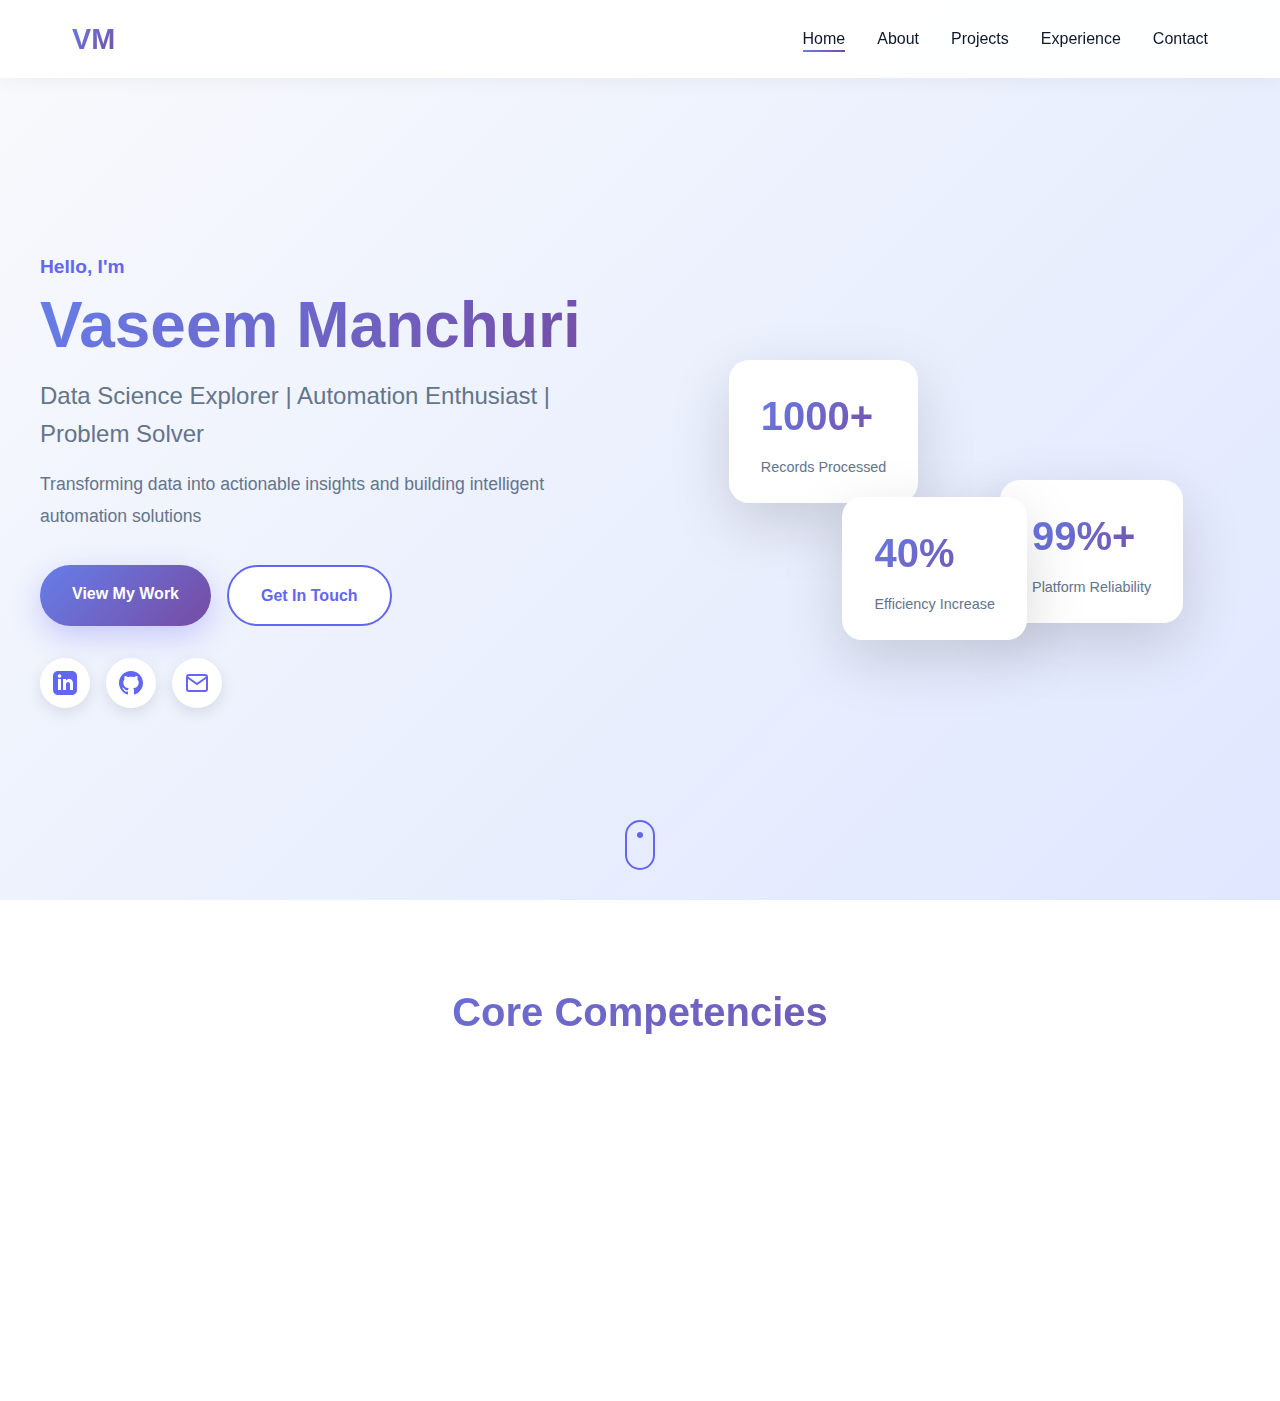
<file: index.html>
<!DOCTYPE html>
<html lang="en">
<head>
    <meta charset="UTF-8">
    <meta name="viewport" content="width=device-width, initial-scale=1.0">
    <title>Vaseem Manchuri - Portfolio</title>
    <link rel="stylesheet" href="styles.css">
</head>
<body>
    <!-- Navigation -->
    <nav class="navbar">
        <div class="nav-container">
            <a href="index.html" class="logo">VM</a>
            <ul class="nav-menu">
                <li><a href="index.html" class="active">Home</a></li>
                <li><a href="about.html">About</a></li>
                <li><a href="projects.html">Projects</a></li>
                <li><a href="experience.html">Experience</a></li>
                <li><a href="contact.html">Contact</a></li>
            </ul>
            <div class="hamburger">
                <span></span>
                <span></span>
                <span></span>
            </div>
        </div>
    </nav>

    <!-- Hero Section -->
    <section class="hero">
        <div class="hero-container">
            <div class="hero-content">
                <div class="hero-text">
                    <span class="greeting">Hello, I'm</span>
                    <h1 class="hero-title">Vaseem Manchuri</h1>
                    <p class="hero-subtitle">Data Science Explorer | Automation Enthusiast | Problem Solver</p>
                    <p class="hero-description">
                        Transforming data into actionable insights and building intelligent automation solutions
                    </p>
                    <div class="hero-buttons">
                        <a href="projects.html" class="btn btn-primary">View My Work</a>
                        <a href="contact.html" class="btn btn-secondary">Get In Touch</a>
                    </div>
                    <div class="social-links">
                        <a href="https://linkedin.com/in/VASEEMMANCHURI" target="_blank" aria-label="LinkedIn">
                            <svg xmlns="http://www.w3.org/2000/svg" width="24" height="24" viewBox="0 0 24 24" fill="currentColor">
                                <path d="M19 0h-14c-2.761 0-5 2.239-5 5v14c0 2.761 2.239 5 5 5h14c2.762 0 5-2.239 5-5v-14c0-2.761-2.238-5-5-5zm-11 19h-3v-11h3v11zm-1.5-12.268c-.966 0-1.75-.79-1.75-1.764s.784-1.764 1.75-1.764 1.75.79 1.75 1.764-.783 1.764-1.75 1.764zm13.5 12.268h-3v-5.604c0-3.368-4-3.113-4 0v5.604h-3v-11h3v1.765c1.396-2.586 7-2.777 7 2.476v6.759z"/>
                            </svg>
                        </a>
                        <a href="https://github.com/vaseem3112" target="_blank" aria-label="GitHub">
                            <svg xmlns="http://www.w3.org/2000/svg" width="24" height="24" viewBox="0 0 24 24" fill="currentColor">
                                <path d="M12 0c-6.626 0-12 5.373-12 12 0 5.302 3.438 9.8 8.207 11.387.599.111.793-.261.793-.577v-2.234c-3.338.726-4.033-1.416-4.033-1.416-.546-1.387-1.333-1.756-1.333-1.756-1.089-.745.083-.729.083-.729 1.205.084 1.839 1.237 1.839 1.237 1.07 1.834 2.807 1.304 3.492.997.107-.775.418-1.305.762-1.604-2.665-.305-5.467-1.334-5.467-5.931 0-1.311.469-2.381 1.236-3.221-.124-.303-.535-1.524.117-3.176 0 0 1.008-.322 3.301 1.23.957-.266 1.983-.399 3.003-.404 1.02.005 2.047.138 3.006.404 2.291-1.552 3.297-1.23 3.297-1.23.653 1.653.242 2.874.118 3.176.77.84 1.235 1.911 1.235 3.221 0 4.609-2.807 5.624-5.479 5.921.43.372.823 1.102.823 2.222v3.293c0 .319.192.694.801.576 4.765-1.589 8.199-6.086 8.199-11.386 0-6.627-5.373-12-12-12z"/>
                            </svg>
                        </a>
                        <a href="mailto:vaseemanchuri@gmail.com" aria-label="Email">
                            <svg xmlns="http://www.w3.org/2000/svg" width="24" height="24" viewBox="0 0 24 24" fill="none" stroke="currentColor" stroke-width="2">
                                <path d="M4 4h16c1.1 0 2 .9 2 2v12c0 1.1-.9 2-2 2H4c-1.1 0-2-.9-2-2V6c0-1.1.9-2 2-2z"></path>
                                <polyline points="22,6 12,13 2,6"></polyline>
                            </svg>
                        </a>
                    </div>
                </div>
                <div class="hero-image">
                    <div class="floating-card">
                        <div class="stat">
                            <h3>1000+</h3>
                            <p>Records Processed</p>
                        </div>
                    </div>
                    <div class="floating-card card-2">
                        <div class="stat">
                            <h3>99%+</h3>
                            <p>Platform Reliability</p>
                        </div>
                    </div>
                    <div class="floating-card card-3">
                        <div class="stat">
                            <h3>40%</h3>
                            <p>Efficiency Increase</p>
                        </div>
                    </div>
                </div>
            </div>
        </div>
        <div class="scroll-indicator">
            <span></span>
        </div>
    </section>

    <!-- Skills Preview -->
    <section class="skills-preview">
        <div class="container">
            <h2 class="section-title">Core Competencies</h2>
            <div class="skills-grid">
                <div class="skill-card">
                    <div class="skill-icon">📊</div>
                    <h3>Data Analysis</h3>
                    <p>Excel, Tableau, Python</p>
                </div>
                <div class="skill-card">
                    <div class="skill-icon">🤖</div>
                    <h3>Automation</h3>
                    <p>RPA, A360, Salesforce</p>
                </div>
                <div class="skill-card">
                    <div class="skill-icon">💻</div>
                    <h3>Programming</h3>
                    <p>Python, SQL, APIs</p>
                </div>
                <div class="skill-card">
                    <div class="skill-icon">🎯</div>
                    <h3>Problem Solving</h3>
                    <p>Analytics, Optimization</p>
                </div>
            </div>
        </div>
    </section>

    <script src="script.js"></script>
</body>
</html>
</file>
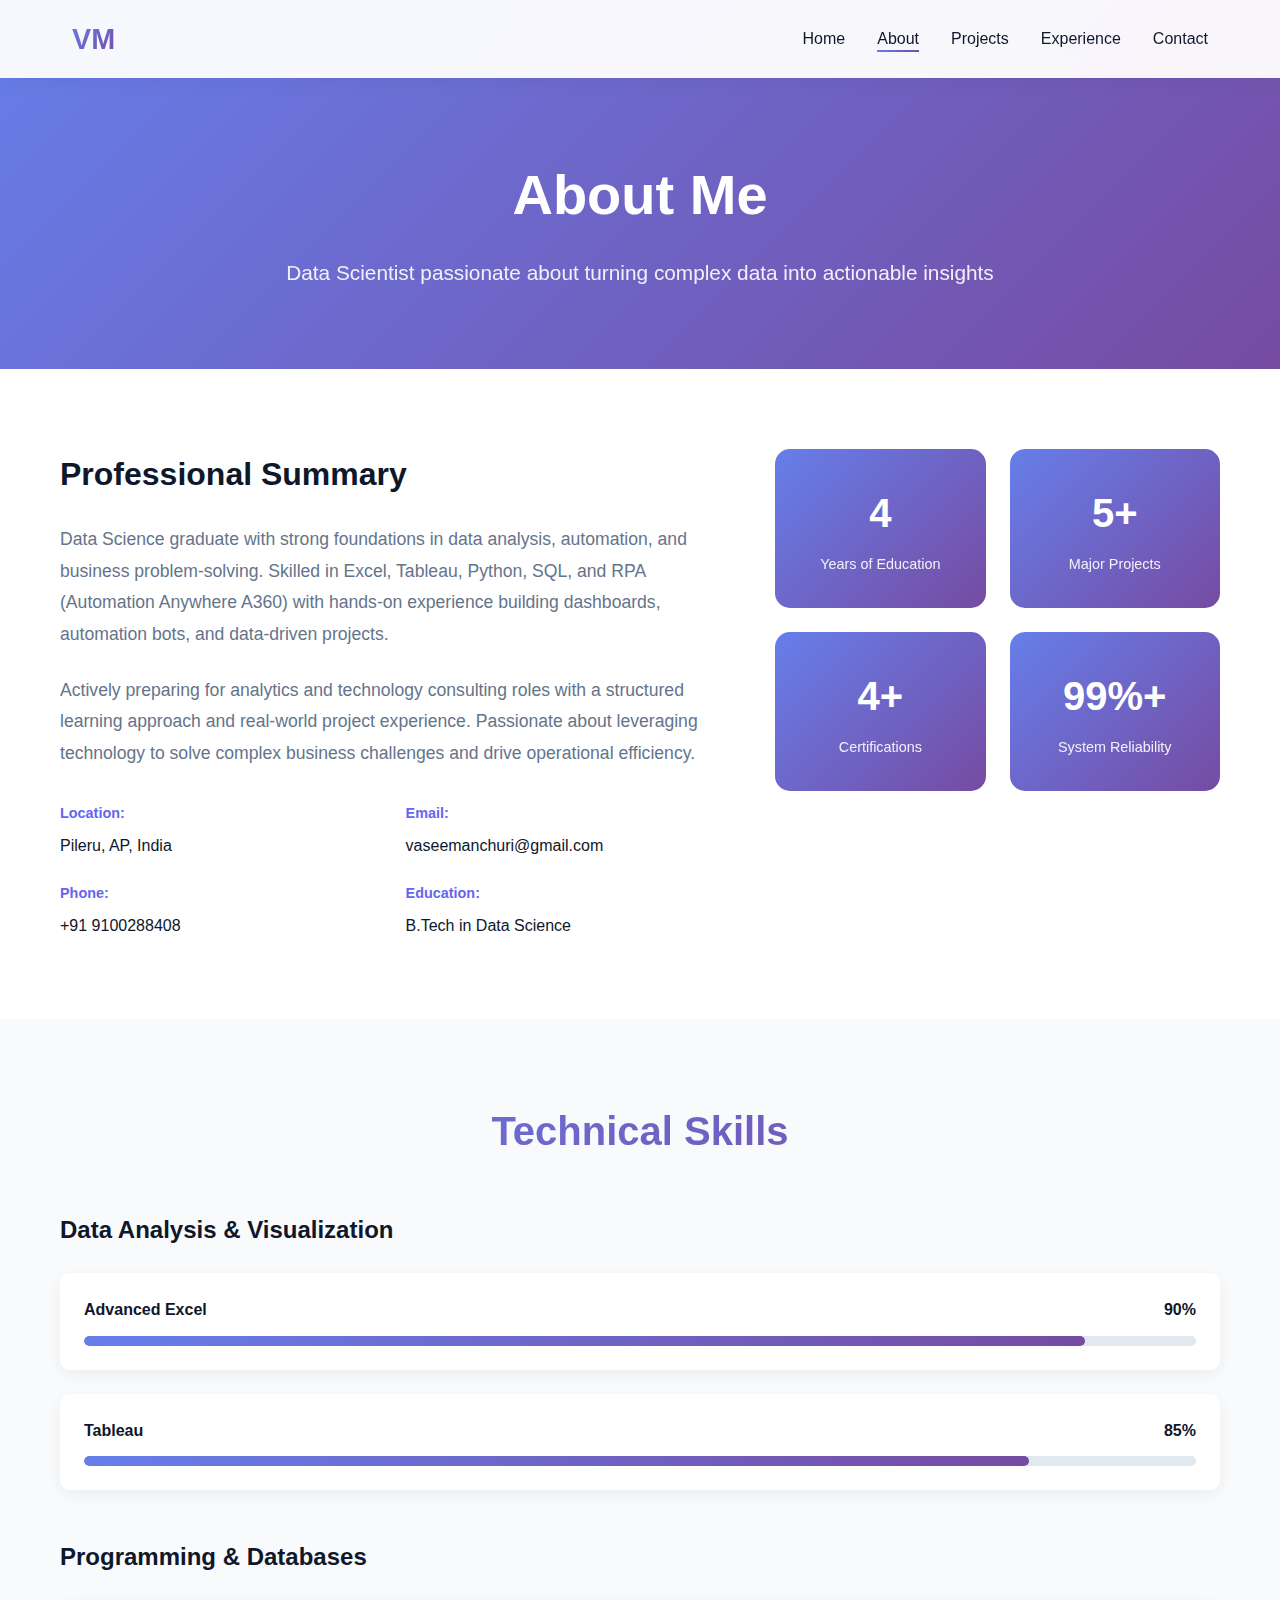
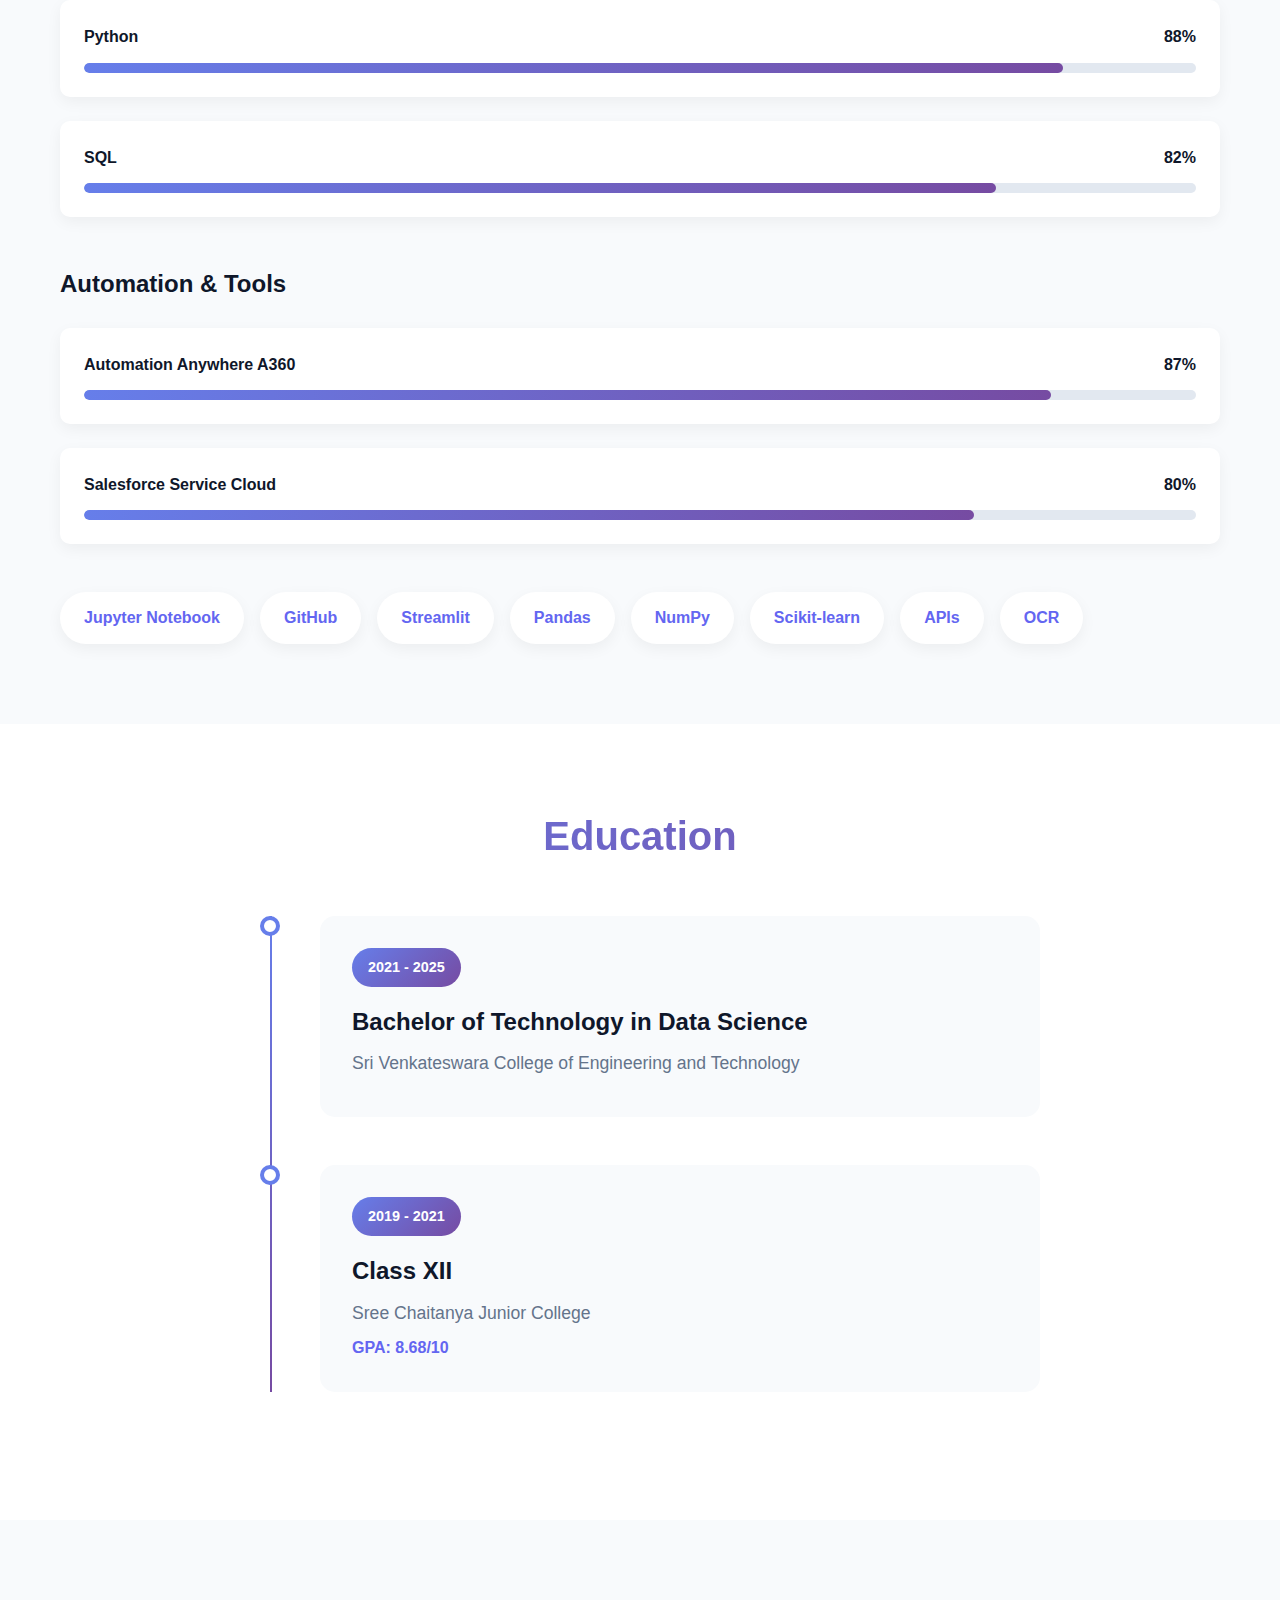
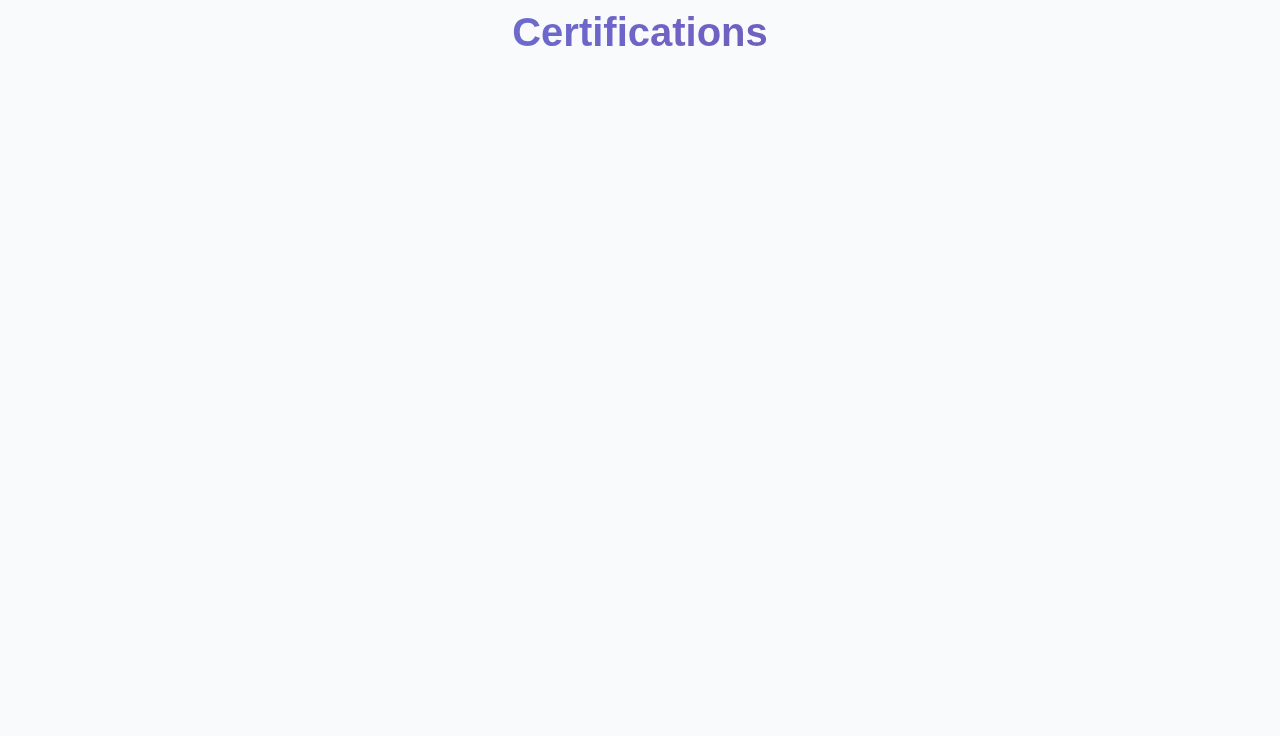
<file: about.html>
<!DOCTYPE html>
<html lang="en">
<head>
    <meta charset="UTF-8">
    <meta name="viewport" content="width=device-width, initial-scale=1.0">
    <title>About - Vaseem Manchuri</title>
    <link rel="stylesheet" href="styles.css">
    <link rel="stylesheet" href="about.css">
</head>
<body>
    <!-- Navigation -->
    <nav class="navbar">
        <div class="nav-container">
            <a href="index.html" class="logo">VM</a>
            <ul class="nav-menu">
                <li><a href="index.html">Home</a></li>
                <li><a href="about.html" class="active">About</a></li>
                <li><a href="projects.html">Projects</a></li>
                <li><a href="experience.html">Experience</a></li>
                <li><a href="contact.html">Contact</a></li>
            </ul>
            <div class="hamburger">
                <span></span>
                <span></span>
                <span></span>
            </div>
        </div>
    </nav>

    <!-- About Hero -->
    <section class="about-hero">
        <div class="container">
            <h1 class="page-title">About Me</h1>
            <p class="page-subtitle">Data Scientist passionate about turning complex data into actionable insights</p>
        </div>
    </section>

    <!-- Summary Section -->
    <section class="summary-section">
        <div class="container">
            <div class="summary-content">
                <div class="summary-text">
                    <h2>Professional Summary</h2>
                    <p>Data Science graduate with strong foundations in data analysis, automation, and business problem-solving. Skilled in Excel, Tableau, Python, SQL, and RPA (Automation Anywhere A360) with hands-on experience building dashboards, automation bots, and data-driven projects.</p>
                    <p>Actively preparing for analytics and technology consulting roles with a structured learning approach and real-world project experience. Passionate about leveraging technology to solve complex business challenges and drive operational efficiency.</p>
                    <div class="info-grid">
                        <div class="info-item">
                            <strong>Location:</strong>
                            <span>Pileru, AP, India</span>
                        </div>
                        <div class="info-item">
                            <strong>Email:</strong>
                            <span>vaseemanchuri@gmail.com</span>
                        </div>
                        <div class="info-item">
                            <strong>Phone:</strong>
                            <span>+91 9100288408</span>
                        </div>
                        <div class="info-item">
                            <strong>Education:</strong>
                            <span>B.Tech in Data Science</span>
                        </div>
                    </div>
                </div>
                <div class="summary-stats">
                    <div class="stat-box">
                        <h3>4</h3>
                        <p>Years of Education</p>
                    </div>
                    <div class="stat-box">
                        <h3>5+</h3>
                        <p>Major Projects</p>
                    </div>
                    <div class="stat-box">
                        <h3>4+</h3>
                        <p>Certifications</p>
                    </div>
                    <div class="stat-box">
                        <h3>99%+</h3>
                        <p>System Reliability</p>
                    </div>
                </div>
            </div>
        </div>
    </section>

    <!-- Skills Section -->
    <section class="skills-section">
        <div class="container">
            <h2 class="section-title">Technical Skills</h2>
            
            <div class="skills-category">
                <h3 class="category-title">Data Analysis & Visualization</h3>
                <div class="skill-bars">
                    <div class="skill-bar">
                        <div class="skill-info">
                            <span>Advanced Excel</span>
                            <span>90%</span>
                        </div>
                        <div class="progress">
                            <div class="progress-bar" style="width: 90%"></div>
                        </div>
                    </div>
                    <div class="skill-bar">
                        <div class="skill-info">
                            <span>Tableau</span>
                            <span>85%</span>
                        </div>
                        <div class="progress">
                            <div class="progress-bar" style="width: 85%"></div>
                        </div>
                    </div>
                </div>
            </div>

            <div class="skills-category">
                <h3 class="category-title">Programming & Databases</h3>
                <div class="skill-bars">
                    <div class="skill-bar">
                        <div class="skill-info">
                            <span>Python</span>
                            <span>88%</span>
                        </div>
                        <div class="progress">
                            <div class="progress-bar" style="width: 88%"></div>
                        </div>
                    </div>
                    <div class="skill-bar">
                        <div class="skill-info">
                            <span>SQL</span>
                            <span>82%</span>
                        </div>
                        <div class="progress">
                            <div class="progress-bar" style="width: 82%"></div>
                        </div>
                    </div>
                </div>
            </div>

            <div class="skills-category">
                <h3 class="category-title">Automation & Tools</h3>
                <div class="skill-bars">
                    <div class="skill-bar">
                        <div class="skill-info">
                            <span>Automation Anywhere A360</span>
                            <span>87%</span>
                        </div>
                        <div class="progress">
                            <div class="progress-bar" style="width: 87%"></div>
                        </div>
                    </div>
                    <div class="skill-bar">
                        <div class="skill-info">
                            <span>Salesforce Service Cloud</span>
                            <span>80%</span>
                        </div>
                        <div class="progress">
                            <div class="progress-bar" style="width: 80%"></div>
                        </div>
                    </div>
                </div>
            </div>

            <div class="tools-grid">
                <div class="tool-badge">Jupyter Notebook</div>
                <div class="tool-badge">GitHub</div>
                <div class="tool-badge">Streamlit</div>
                <div class="tool-badge">Pandas</div>
                <div class="tool-badge">NumPy</div>
                <div class="tool-badge">Scikit-learn</div>
                <div class="tool-badge">APIs</div>
                <div class="tool-badge">OCR</div>
            </div>
        </div>
    </section>

    <!-- Education Section -->
    <section class="education-section">
        <div class="container">
            <h2 class="section-title">Education</h2>
            <div class="education-timeline">
                <div class="timeline-item">
                    <div class="timeline-dot"></div>
                    <div class="timeline-content">
                        <span class="timeline-date">2021 - 2025</span>
                        <h3>Bachelor of Technology in Data Science</h3>
                        <p class="institution">Sri Venkateswara College of Engineering and Technology</p>
                        <p class="gpa"></p>
                    </div>
                </div>
                <div class="timeline-item">
                    <div class="timeline-dot"></div>
                    <div class="timeline-content">
                        <span class="timeline-date">2019 - 2021</span>
                        <h3>Class XII</h3>
                        <p class="institution">Sree Chaitanya Junior College</p>
                        <p class="gpa">GPA: 8.68/10</p>
                    </div>
                </div>
            </div>
        </div>
    </section>

    <!-- Certifications -->
    <section class="certifications-section">
        <div class="container">
            <h2 class="section-title">Certifications</h2>
            <div class="cert-grid">
                <div class="cert-card">
                    <div class="cert-icon">🐍</div>
                    <h3>Python for Data Science</h3>
                    <p>Cognitive Class</p>
                </div>
                <div class="cert-card">
                    <div class="cert-icon">✈️</div>
                    <h3>Data Science Virtual Experience</h3>
                    <p>British Airways</p>
                </div>
                <div class="cert-card">
                    <div class="cert-icon">📊</div>
                    <h3>Power BI Virtual Case Experience</h3>
                    <p>PwC Switzerland</p>
                </div>
                <div class="cert-card">
                    <div class="cert-icon">🎓</div>
                    <h3>Appreciation Certificate</h3>
                    <p>Zilla Parishad High School, Muthirevula</p>
                    <span class="cert-detail">Volunteering for English language awareness</span>
                </div>
            </div>
        </div>
    </section>

    <script src="script.js"></script>
</body>
</html>
</file>
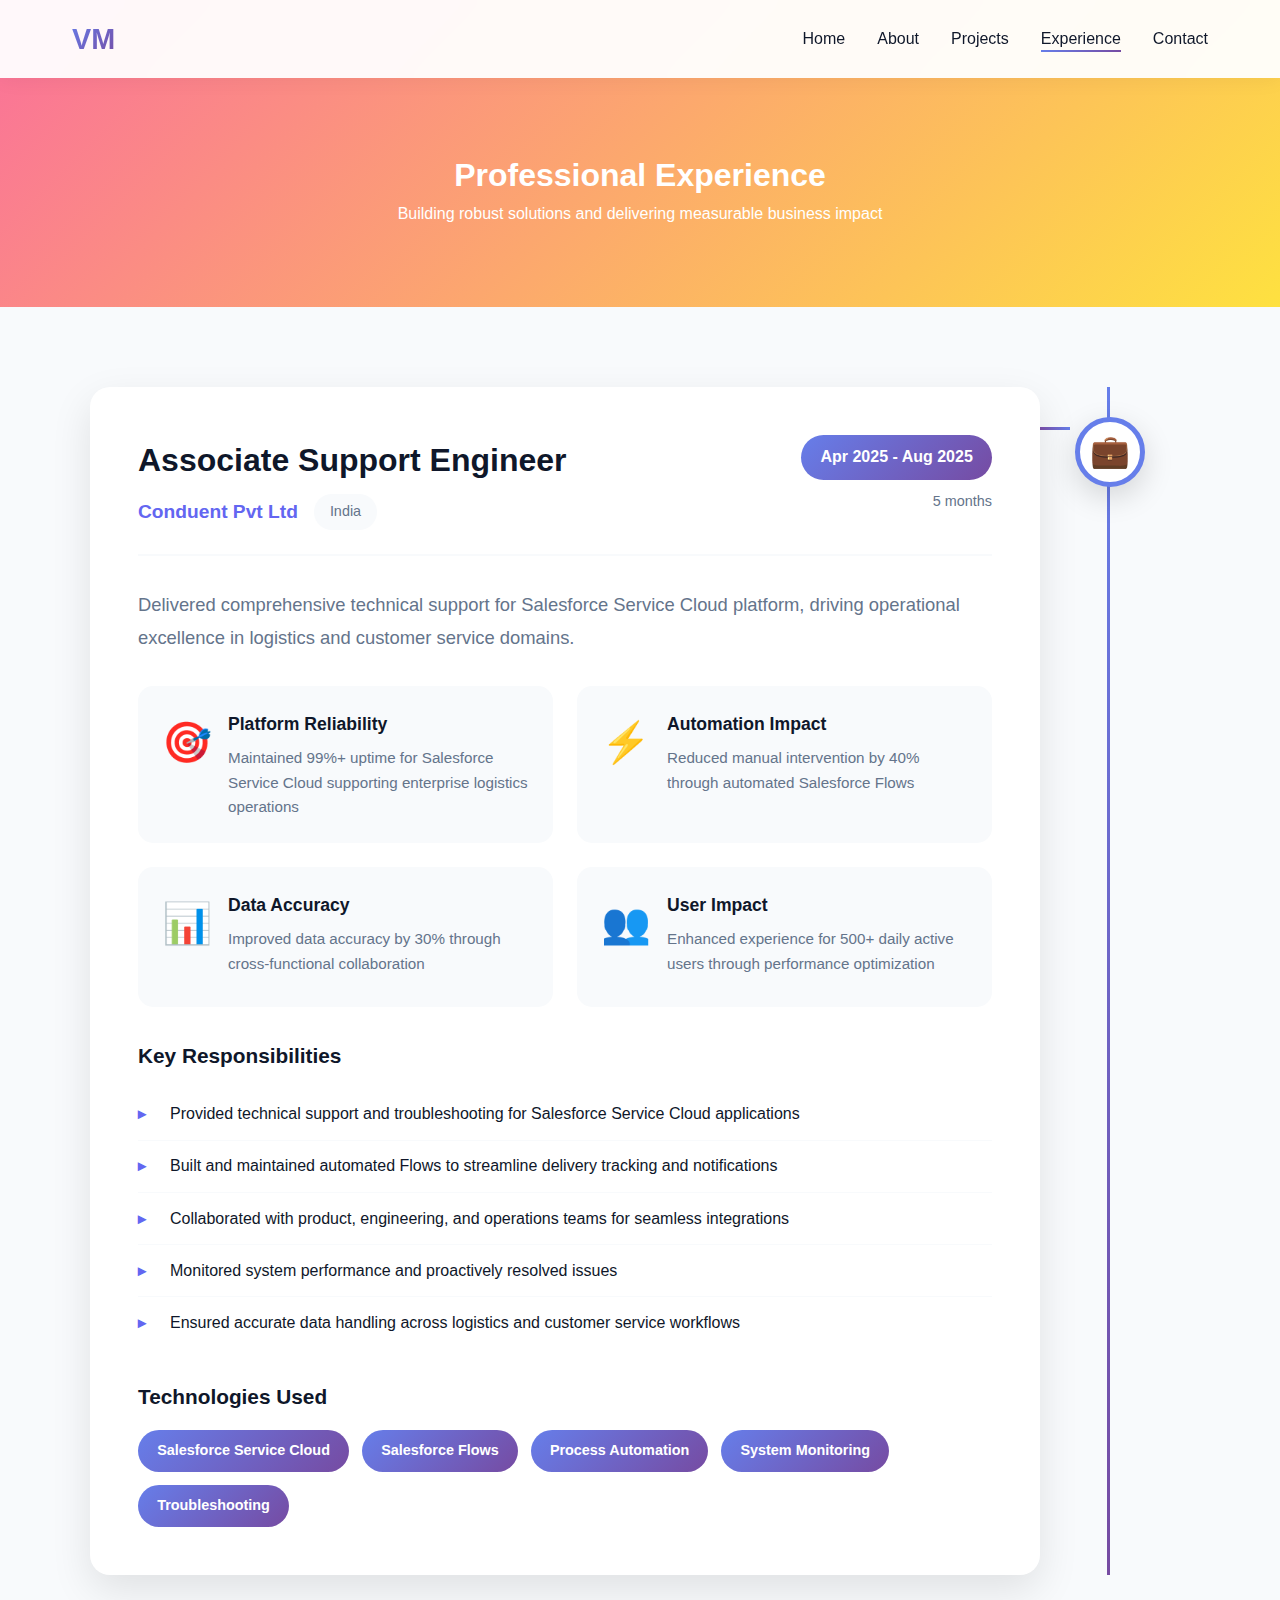
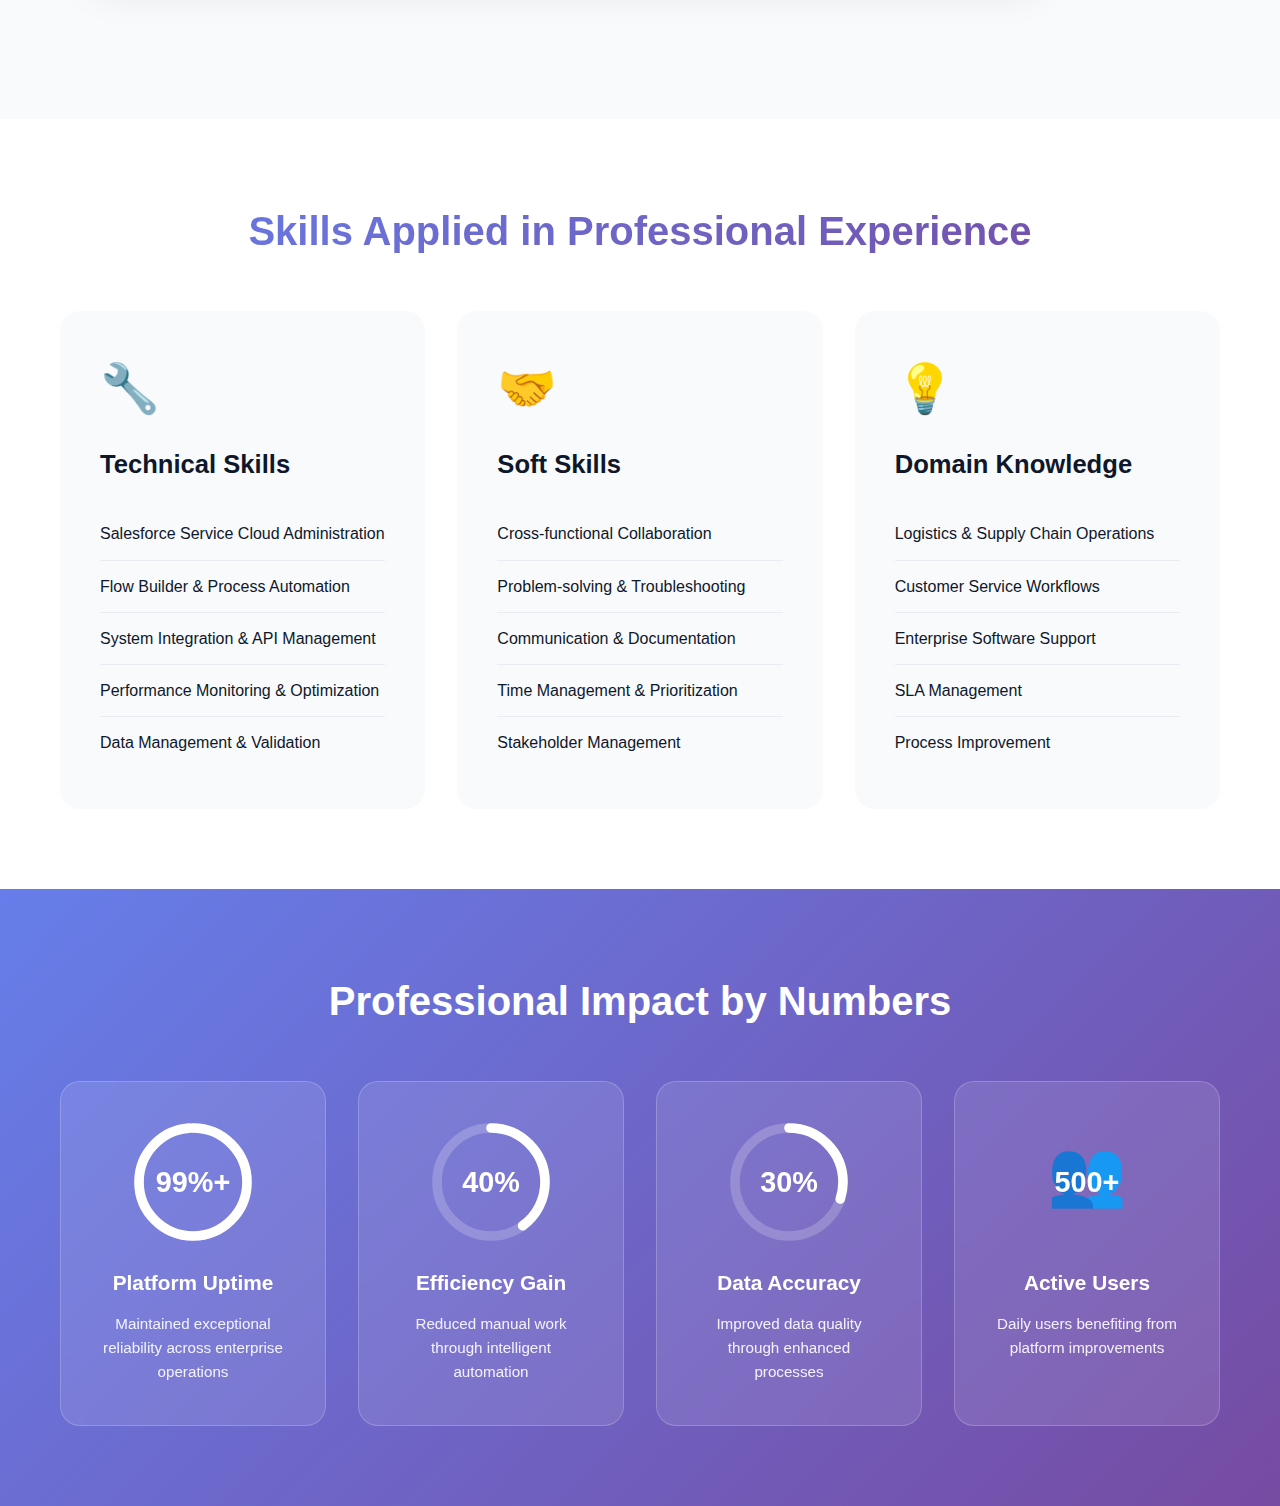
<file: experience.html>
<!DOCTYPE html>
<html lang="en">
<head>
    <meta charset="UTF-8">
    <meta name="viewport" content="width=device-width, initial-scale=1.0">
    <title>Experience - Vaseem Manchuri</title>
    <link rel="stylesheet" href="styles.css">
    <link rel="stylesheet" href="experience.css">
</head>
<body>
    <!-- Navigation -->
    <nav class="navbar">
        <div class="nav-container">
            <a href="index.html" class="logo">VM</a>
            <ul class="nav-menu">
                <li><a href="index.html">Home</a></li>
                <li><a href="about.html">About</a></li>
                <li><a href="projects.html">Projects</a></li>
                <li><a href="experience.html" class="active">Experience</a></li>
                <li><a href="contact.html">Contact</a></li>
            </ul>
            <div class="hamburger">
                <span></span>
                <span></span>
                <span></span>
            </div>
        </div>
    </nav>

    <!-- Experience Hero -->
    <section class="experience-hero">
        <div class="container">
            <h1 class="page-title">Professional Experience</h1>
            <p class="page-subtitle">Building robust solutions and delivering measurable business impact</p>
        </div>
    </section>

    <!-- Work Experience Timeline -->
    <section class="timeline-section">
        <div class="container">
            <div class="experience-timeline">
                <div class="timeline-line"></div>
                
                <!-- Work Experience -->
                <div class="timeline-block">
                    <div class="timeline-marker">
                        <div class="marker-icon">💼</div>
                    </div>
                    <div class="timeline-card">
                        <div class="card-header">
                            <div class="header-content">
                                <h3>Associate Support Engineer</h3>
                                <div class="company-info">
                                    <span class="company-name">Conduent Pvt Ltd</span>
                                    <span class="location">India</span>
                                </div>
                            </div>
                            <div class="duration">
                                <span class="date-badge">Apr 2025 - Aug 2025</span>
                                <span class="duration-text">5 months</span>
                            </div>
                        </div>
                        
                        <div class="card-content">
                            <p class="role-description">
                                Delivered comprehensive technical support for Salesforce Service Cloud platform, driving operational excellence in logistics and customer service domains.
                            </p>
                            
                            <div class="achievements-grid">
                                <div class="achievement-item">
                                    <div class="achievement-icon">🎯</div>
                                    <div class="achievement-content">
                                        <h4>Platform Reliability</h4>
                                        <p>Maintained 99%+ uptime for Salesforce Service Cloud supporting enterprise logistics operations</p>
                                    </div>
                                </div>
                                
                                <div class="achievement-item">
                                    <div class="achievement-icon">⚡</div>
                                    <div class="achievement-content">
                                        <h4>Automation Impact</h4>
                                        <p>Reduced manual intervention by 40% through automated Salesforce Flows</p>
                                    </div>
                                </div>
                                
                                <div class="achievement-item">
                                    <div class="achievement-icon">📊</div>
                                    <div class="achievement-content">
                                        <h4>Data Accuracy</h4>
                                        <p>Improved data accuracy by 30% through cross-functional collaboration</p>
                                    </div>
                                </div>
                                
                                <div class="achievement-item">
                                    <div class="achievement-icon">👥</div>
                                    <div class="achievement-content">
                                        <h4>User Impact</h4>
                                        <p>Enhanced experience for 500+ daily active users through performance optimization</p>
                                    </div>
                                </div>
                            </div>
                            
                            <div class="responsibilities">
                                <h4>Key Responsibilities</h4>
                                <ul>
                                    <li>Provided technical support and troubleshooting for Salesforce Service Cloud applications</li>
                                    <li>Built and maintained automated Flows to streamline delivery tracking and notifications</li>
                                    <li>Collaborated with product, engineering, and operations teams for seamless integrations</li>
                                    <li>Monitored system performance and proactively resolved issues</li>
                                    <li>Ensured accurate data handling across logistics and customer service workflows</li>
                                </ul>
                            </div>
                            
                            <div class="tech-used">
                                <h4>Technologies Used</h4>
                                <div class="tech-tags">
                                    <span>Salesforce Service Cloud</span>
                                    <span>Salesforce Flows</span>
                                    <span>Process Automation</span>
                                    <span>System Monitoring</span>
                                    <span>Troubleshooting</span>
                                </div>
                            </div>
                        </div>
                    </div>
                </div>
            </div>
        </div>
    </section>

    <!-- Skills Applied -->
    <section class="skills-applied-section">
        <div class="container">
            <h2 class="section-title">Skills Applied in Professional Experience</h2>
            
            <div class="skills-categories">
                <div class="skill-category-card">
                    <div class="category-icon">🔧</div>
                    <h3>Technical Skills</h3>
                    <ul class="skills-list">
                        <li>Salesforce Service Cloud Administration</li>
                        <li>Flow Builder & Process Automation</li>
                        <li>System Integration & API Management</li>
                        <li>Performance Monitoring & Optimization</li>
                        <li>Data Management & Validation</li>
                    </ul>
                </div>
                
                <div class="skill-category-card">
                    <div class="category-icon">🤝</div>
                    <h3>Soft Skills</h3>
                    <ul class="skills-list">
                        <li>Cross-functional Collaboration</li>
                        <li>Problem-solving & Troubleshooting</li>
                        <li>Communication & Documentation</li>
                        <li>Time Management & Prioritization</li>
                        <li>Stakeholder Management</li>
                    </ul>
                </div>
                
                <div class="skill-category-card">
                    <div class="category-icon">💡</div>
                    <h3>Domain Knowledge</h3>
                    <ul class="skills-list">
                        <li>Logistics & Supply Chain Operations</li>
                        <li>Customer Service Workflows</li>
                        <li>Enterprise Software Support</li>
                        <li>SLA Management</li>
                        <li>Process Improvement</li>
                    </ul>
                </div>
            </div>
        </div>
    </section>

    <!-- Impact Metrics -->
    <section class="metrics-section">
        <div class="container">
            <h2 class="section-title">Professional Impact by Numbers</h2>
            
            <div class="metrics-grid">
                <div class="metric-card">
                    <div class="metric-visual">
                        <svg viewBox="0 0 100 100" class="circular-progress">
                            <circle cx="50" cy="50" r="45" class="progress-bg"></circle>
                            <circle cx="50" cy="50" r="45" class="progress-fill" style="stroke-dasharray: 279 283"></circle>
                        </svg>
                        <div class="metric-number">99%+</div>
                    </div>
                    <h3>Platform Uptime</h3>
                    <p>Maintained exceptional reliability across enterprise operations</p>
                </div>
                
                <div class="metric-card">
                    <div class="metric-visual">
                        <svg viewBox="0 0 100 100" class="circular-progress">
                            <circle cx="50" cy="50" r="45" class="progress-bg"></circle>
                            <circle cx="50" cy="50" r="45" class="progress-fill" style="stroke-dasharray: 113 283"></circle>
                        </svg>
                        <div class="metric-number">40%</div>
                    </div>
                    <h3>Efficiency Gain</h3>
                    <p>Reduced manual work through intelligent automation</p>
                </div>
                
                <div class="metric-card">
                    <div class="metric-visual">
                        <svg viewBox="0 0 100 100" class="circular-progress">
                            <circle cx="50" cy="50" r="45" class="progress-bg"></circle>
                            <circle cx="50" cy="50" r="45" class="progress-fill" style="stroke-dasharray: 85 283"></circle>
                        </svg>
                        <div class="metric-number">30%</div>
                    </div>
                    <h3>Data Accuracy</h3>
                    <p>Improved data quality through enhanced processes</p>
                </div>
                
                <div class="metric-card">
                    <div class="metric-visual">
                        <div class="icon-metric">👥</div>
                        <div class="metric-number">500+</div>
                    </div>
                    <h3>Active Users</h3>
                    <p>Daily users benefiting from platform improvements</p>
                </div>
            </div>
        </div>
    </section>

    <script src="script.js"></script>
</body>
</html>
</file>
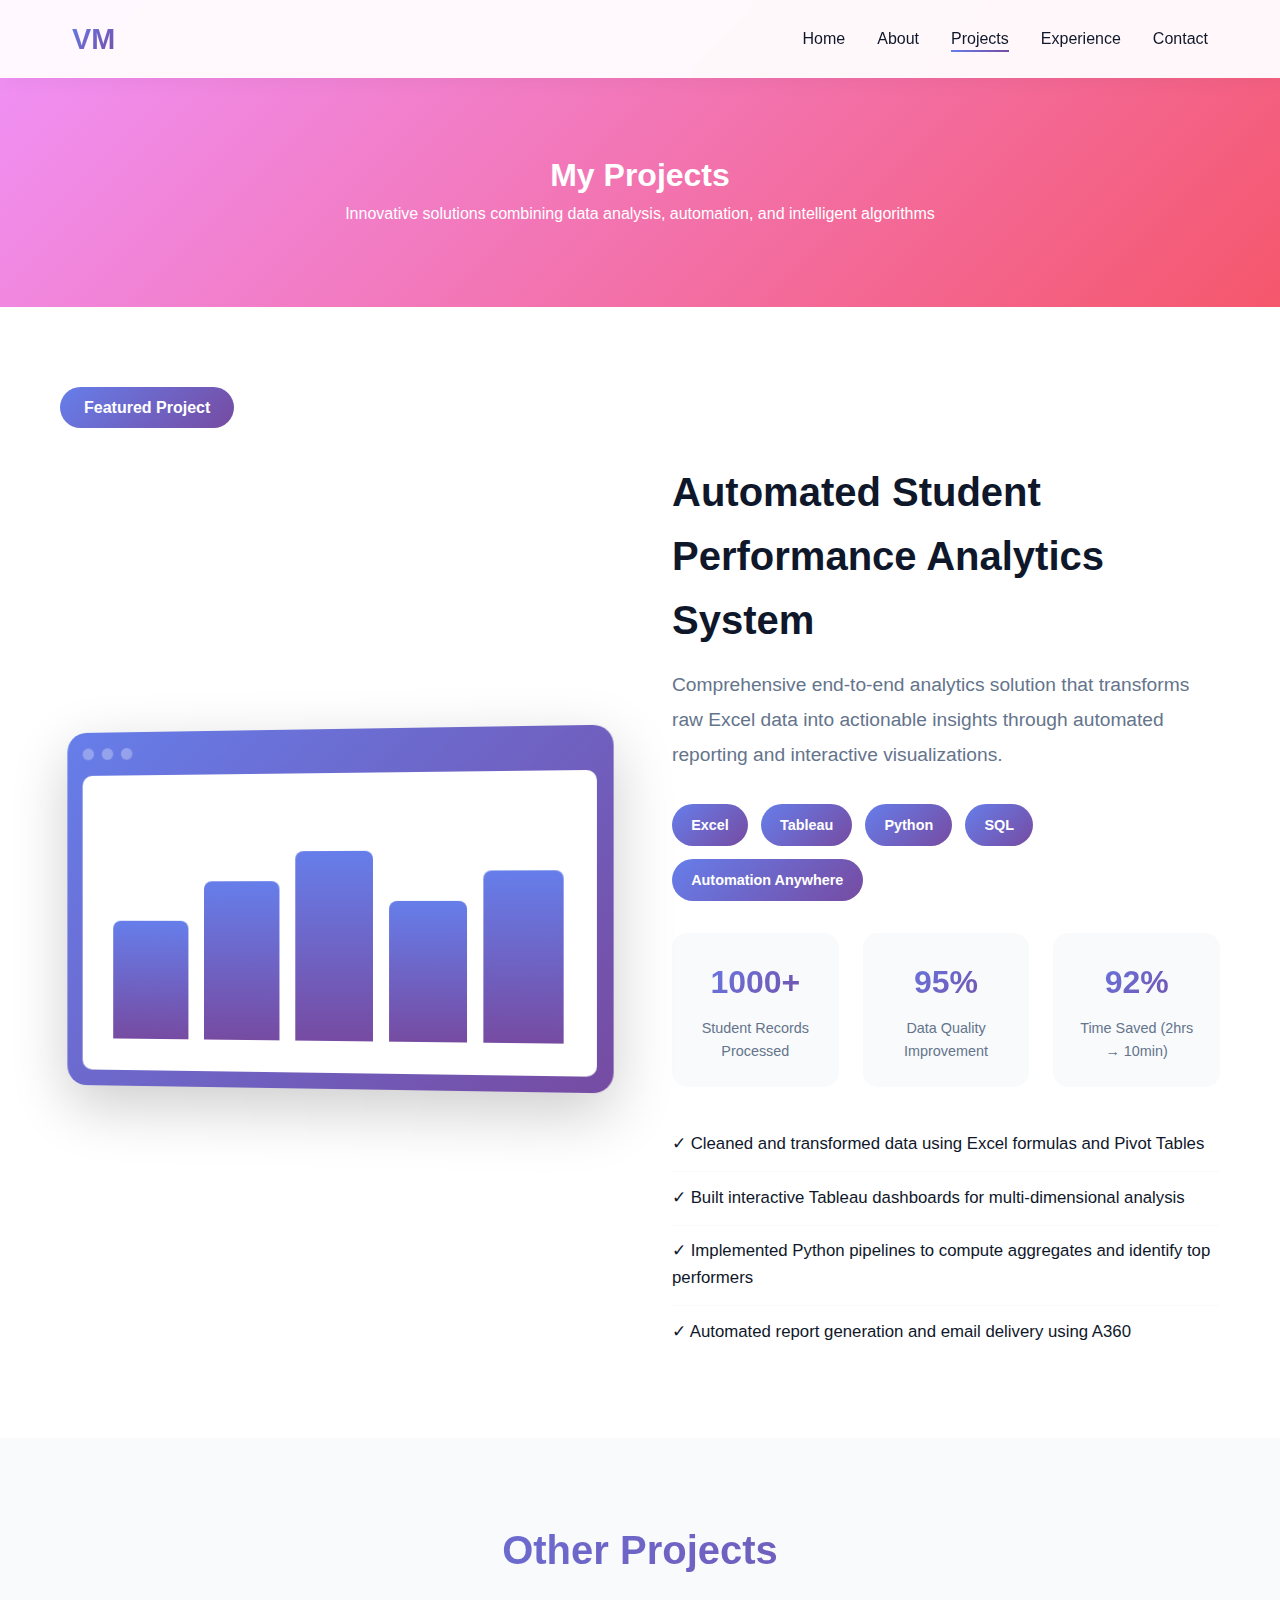
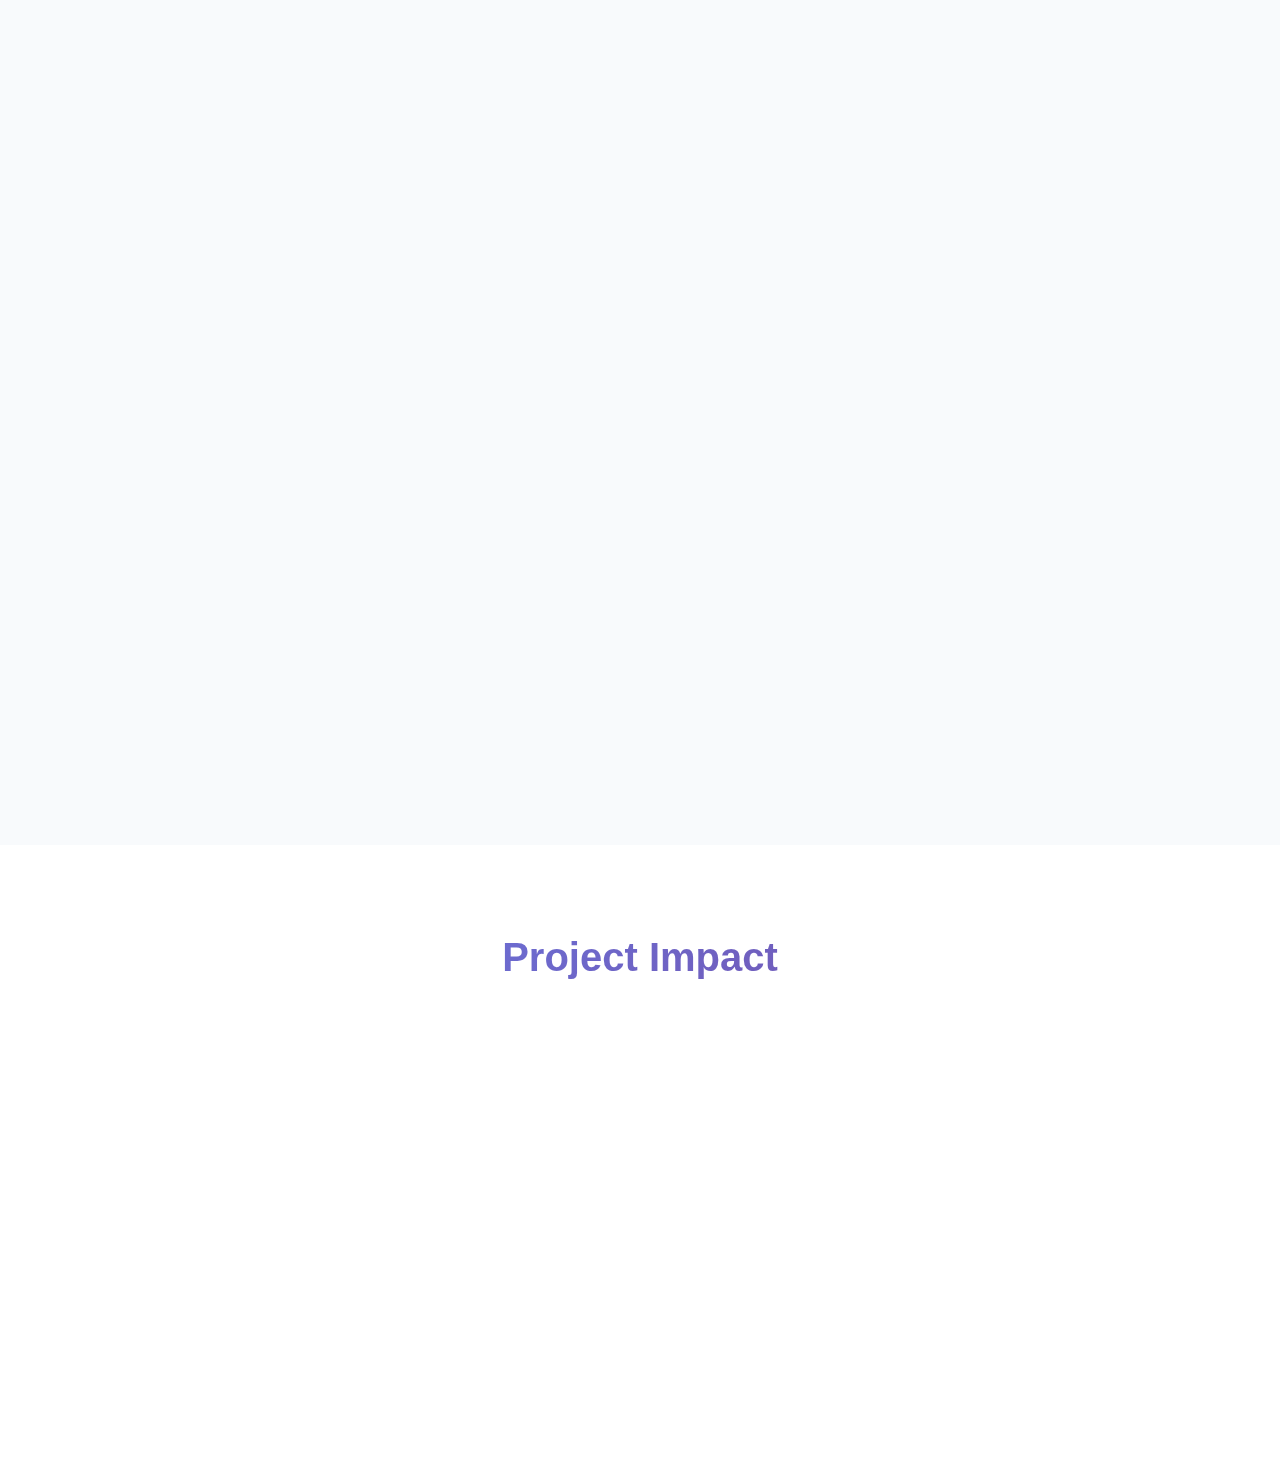
<file: projects.html>
<!DOCTYPE html>
<html lang="en">
<head>
    <meta charset="UTF-8">
    <meta name="viewport" content="width=device-width, initial-scale=1.0">
    <title>Projects - Vaseem Manchuri</title>
    <link rel="stylesheet" href="styles.css">
    <link rel="stylesheet" href="projects.css">
</head>
<body>
    <!-- Navigation -->
    <nav class="navbar">
        <div class="nav-container">
            <a href="index.html" class="logo">VM</a>
            <ul class="nav-menu">
                <li><a href="index.html">Home</a></li>
                <li><a href="about.html">About</a></li>
                <li><a href="projects.html" class="active">Projects</a></li>
                <li><a href="experience.html">Experience</a></li>
                <li><a href="contact.html">Contact</a></li>
            </ul>
            <div class="hamburger">
                <span></span>
                <span></span>
                <span></span>
            </div>
        </div>
    </nav>

    <!-- Projects Hero -->
    <section class="projects-hero">
        <div class="container">
            <h1 class="page-title">My Projects</h1>
            <p class="page-subtitle">Innovative solutions combining data analysis, automation, and intelligent algorithms</p>
        </div>
    </section>

    <!-- Featured Project -->
    <section class="featured-project">
        <div class="container">
            <div class="featured-badge">Featured Project</div>
            <div class="project-showcase">
                <div class="project-image">
                    <div class="project-mockup">
                        <div class="mockup-header">
                            <span></span>
                            <span></span>
                            <span></span>
                        </div>
                        <div class="mockup-content">
                            <div class="chart-animation">
                                <div class="bar bar-1"></div>
                                <div class="bar bar-2"></div>
                                <div class="bar bar-3"></div>
                                <div class="bar bar-4"></div>
                                <div class="bar bar-5"></div>
                            </div>
                        </div>
                    </div>
                </div>
                <div class="project-details">
                    <h2>Automated Student Performance Analytics System</h2>
                    <p class="project-description">
                        Comprehensive end-to-end analytics solution that transforms raw Excel data into actionable insights through automated reporting and interactive visualizations.
                    </p>
                    <div class="tech-stack">
                        <span class="tech-tag">Excel</span>
                        <span class="tech-tag">Tableau</span>
                        <span class="tech-tag">Python</span>
                        <span class="tech-tag">SQL</span>
                        <span class="tech-tag">Automation Anywhere</span>
                    </div>
                    <div class="project-highlights">
                        <div class="highlight-item">
                            <h4>1000+</h4>
                            <p>Student Records Processed</p>
                        </div>
                        <div class="highlight-item">
                            <h4>95%</h4>
                            <p>Data Quality Improvement</p>
                        </div>
                        <div class="highlight-item">
                            <h4>92%</h4>
                            <p>Time Saved (2hrs → 10min)</p>
                        </div>
                    </div>
                    <ul class="feature-list">
                        <li>✓ Cleaned and transformed data using Excel formulas and Pivot Tables</li>
                        <li>✓ Built interactive Tableau dashboards for multi-dimensional analysis</li>
                        <li>✓ Implemented Python pipelines to compute aggregates and identify top performers</li>
                        <li>✓ Automated report generation and email delivery using A360</li>
                    </ul>
                </div>
            </div>
        </div>
    </section>

    <!-- Other Projects -->
    <section class="projects-grid-section">
        <div class="container">
            <h2 class="section-title">Other Projects</h2>
            
            <div class="projects-grid">
                <!-- RPA Invoice Processing -->
                <div class="project-card">
                    <div class="card-header">
                        <div class="project-icon">🤖</div>
                        <div class="project-status">Completed</div>
                    </div>
                    <h3>RPA Invoice Processing System</h3>
                    <p class="card-description">
                        Intelligent automation bot that extracts, validates, and processes invoice data with OCR technology and robust error handling.
                    </p>
                    <div class="tech-stack small">
                        <span class="tech-tag">Automation Anywhere A360</span>
                        <span class="tech-tag">OCR</span>
                        <span class="tech-tag">Excel</span>
                    </div>
                    <div class="card-metrics">
                        <div class="metric">
                            <span class="metric-value">98%</span>
                            <span class="metric-label">Accuracy</span>
                        </div>
                        <div class="metric">
                            <span class="metric-value">87%</span>
                            <span class="metric-label">Time Saved</span>
                        </div>
                    </div>
                    <ul class="mini-features">
                        <li>OCR-based PDF data extraction</li>
                        <li>Automated Excel workflows</li>
                        <li>Email notification system</li>
                        <li>Exception handling & logging</li>
                    </ul>
                </div>

                <!-- Music Recommendation -->
                <div class="project-card">
                    <div class="card-header">
                        <div class="project-icon">🎵</div>
                        <div class="project-status">Completed</div>
                    </div>
                    <h3>Music Recommendation System</h3>
                    <p class="card-description">
                        Full-stack web application leveraging content-based filtering and Spotify API to deliver personalized music recommendations.
                    </p>
                    <div class="tech-stack small">
                        <span class="tech-tag">Python</span>
                        <span class="tech-tag">Spotify API</span>
                        <span class="tech-tag">Streamlit</span>
                        <span class="tech-tag">Scikit-learn</span>
                    </div>
                    <div class="card-metrics">
                        <div class="metric">
                            <span class="metric-value">1000+</span>
                            <span class="metric-label">Songs Database</span>
                        </div>
                        <div class="metric">
                            <span class="metric-value">&lt;2s</span>
                            <span class="metric-label">Response Time</span>
                        </div>
                    </div>
                    <ul class="mini-features">
                        <li>Content-based filtering algorithm</li>
                        <li>Real-time API integration</li>
                        <li>Dynamic UI with album artwork</li>
                        <li>Model serialization for performance</li>
                    </ul>
                </div>
            </div>
        </div>
    </section>

    <!-- Project Impact -->
    <section class="impact-section">
        <div class="container">
            <h2 class="section-title">Project Impact</h2>
            <div class="impact-grid">
                <div class="impact-card">
                    <div class="impact-icon">⚡</div>
                    <h3>Efficiency Boost</h3>
                    <p>Reduced manual effort by up to 92% through intelligent automation</p>
                </div>
                <div class="impact-card">
                    <div class="impact-icon">🎯</div>
                    <h3>High Accuracy</h3>
                    <p>Achieved 98% accuracy in data extraction and validation processes</p>
                </div>
                <div class="impact-card">
                    <div class="impact-icon">📈</div>
                    <h3>Scalable Solutions</h3>
                    <p>Built systems capable of processing 1000+ records efficiently</p>
                </div>
                <div class="impact-card">
                    <div class="impact-icon">💡</div>
                    <h3>Innovation</h3>
                    <p>Integrated cutting-edge technologies like OCR, APIs, and ML</p>
                </div>
            </div>
        </div>
    </section>

    <script src="script.js"></script>
</body>
</html>
</file>
<file: about.css>
/* About Page Styles */

.about-hero {
    padding: 150px 20px 80px;
    background: linear-gradient(135deg, #667eea 0%, #764ba2 100%);
    text-align: center;
    color: white;
}

.page-title {
    font-size: 3.5rem;
    margin-bottom: 1rem;
    animation: fadeInUp 0.8s ease;
}

.page-subtitle {
    font-size: 1.3rem;
    opacity: 0.9;
    animation: fadeInUp 1s ease;
}

/* Summary Section */
.summary-section {
    padding: 5rem 20px;
    background: white;
}

.summary-content {
    display: grid;
    grid-template-columns: 1.5fr 1fr;
    gap: 3rem;
    align-items: start;
}

.summary-text h2 {
    font-size: 2rem;
    margin-bottom: 1.5rem;
    color: var(--dark);
}

.summary-text p {
    font-size: 1.1rem;
    line-height: 1.8;
    color: var(--gray);
    margin-bottom: 1.5rem;
}

.info-grid {
    display: grid;
    grid-template-columns: 1fr 1fr;
    gap: 1.5rem;
    margin-top: 2rem;
}

.info-item {
    display: flex;
    flex-direction: column;
    gap: 0.5rem;
}

.info-item strong {
    color: var(--primary);
    font-size: 0.9rem;
}

.info-item span {
    color: var(--dark);
    font-size: 1rem;
}

.summary-stats {
    display: grid;
    grid-template-columns: 1fr 1fr;
    gap: 1.5rem;
}

.stat-box {
    background: linear-gradient(135deg, #667eea 0%, #764ba2 100%);
    padding: 2rem;
    border-radius: 15px;
    text-align: center;
    color: white;
    transition: transform 0.3s ease;
}

.stat-box:hover {
    transform: translateY(-10px);
}

.stat-box h3 {
    font-size: 2.5rem;
    margin-bottom: 0.5rem;
}

.stat-box p {
    font-size: 0.9rem;
    opacity: 0.9;
}

/* Skills Section */
.skills-section {
    padding: 5rem 20px;
    background: var(--light);
}

.skills-category {
    margin-bottom: 3rem;
}

.category-title {
    font-size: 1.5rem;
    margin-bottom: 1.5rem;
    color: var(--dark);
}

.skill-bars {
    display: grid;
    gap: 1.5rem;
}

.skill-bar {
    background: white;
    padding: 1.5rem;
    border-radius: 10px;
    box-shadow: 0 5px 15px rgba(0, 0, 0, 0.05);
}

.skill-info {
    display: flex;
    justify-content: space-between;
    margin-bottom: 0.8rem;
    font-weight: 600;
    color: var(--dark);
}

.progress {
    height: 10px;
    background: #e2e8f0;
    border-radius: 10px;
    overflow: hidden;
}

.progress-bar {
    height: 100%;
    background: linear-gradient(90deg, #667eea 0%, #764ba2 100%);
    border-radius: 10px;
    transition: width 1.5s ease;
    animation: fillBar 1.5s ease;
}

@keyframes fillBar {
    from {
        width: 0;
    }
}

.tools-grid {
    display: flex;
    flex-wrap: wrap;
    gap: 1rem;
    margin-top: 2rem;
}

.tool-badge {
    padding: 0.8rem 1.5rem;
    background: white;
    border-radius: 50px;
    color: var(--primary);
    font-weight: 600;
    box-shadow: 0 5px 15px rgba(0, 0, 0, 0.05);
    transition: all 0.3s ease;
}

.tool-badge:hover {
    transform: translateY(-5px);
    background: var(--gradient);
    color: white;
    box-shadow: 0 10px 25px rgba(102, 102, 241, 0.3);
}

/* Education Section */
.education-section {
    padding: 5rem 20px;
    background: white;
}

.education-timeline {
    max-width: 800px;
    margin: 0 auto;
    position: relative;
}

.education-timeline::before {
    content: '';
    position: absolute;
    left: 30px;
    top: 0;
    bottom: 0;
    width: 2px;
    background: linear-gradient(180deg, #667eea 0%, #764ba2 100%);
}

.timeline-item {
    position: relative;
    padding-left: 80px;
    margin-bottom: 3rem;
}

.timeline-dot {
    position: absolute;
    left: 20px;
    top: 0;
    width: 20px;
    height: 20px;
    background: white;
    border: 4px solid #667eea;
    border-radius: 50%;
    z-index: 1;
}

.timeline-content {
    background: var(--light);
    padding: 2rem;
    border-radius: 15px;
    transition: all 0.3s ease;
}

.timeline-content:hover {
    transform: translateX(10px);
    box-shadow: var(--shadow);
}

.timeline-date {
    display: inline-block;
    padding: 0.5rem 1rem;
    background: var(--gradient);
    color: white;
    border-radius: 50px;
    font-size: 0.9rem;
    font-weight: 600;
    margin-bottom: 1rem;
}

.timeline-content h3 {
    font-size: 1.5rem;
    margin-bottom: 0.5rem;
    color: var(--dark);
}

.institution {
    color: var(--gray);
    font-size: 1.1rem;
    margin-bottom: 0.5rem;
}

.gpa {
    color: var(--primary);
    font-weight: 600;
    font-size: 1rem;
}

/* Certifications Section */
.certifications-section {
    padding: 5rem 20px;
    background: var(--light);
}

.cert-grid {
    display: grid;
    grid-template-columns: repeat(auto-fit, minmax(280px, 1fr));
    gap: 2rem;
}

.cert-card {
    background: white;
    padding: 2rem;
    border-radius: 20px;
    text-align: center;
    transition: all 0.3s ease;
    box-shadow: 0 5px 15px rgba(0, 0, 0, 0.05);
    position: relative;
    overflow: hidden;
}

.cert-card::before {
    content: '';
    position: absolute;
    top: 0;
    left: 0;
    width: 100%;
    height: 4px;
    background: var(--gradient);
    transform: scaleX(0);
    transition: transform 0.3s ease;
}

.cert-card:hover::before {
    transform: scaleX(1);
}

.cert-card:hover {
    transform: translateY(-10px);
    box-shadow: var(--shadow-lg);
}

.cert-icon {
    font-size: 3rem;
    margin-bottom: 1rem;
}

.cert-card h3 {
    font-size: 1.3rem;
    margin-bottom: 0.5rem;
    color: var(--dark);
}

.cert-card p {
    color: var(--gray);
    font-weight: 600;
}

.cert-detail {
    display: block;
    margin-top: 0.5rem;
    font-size: 0.9rem;
    color: var(--primary);
    font-style: italic;
}

/* Responsive */
@media (max-width: 968px) {
    .page-title {
        font-size: 2.5rem;
    }
    
    .summary-content {
        grid-template-columns: 1fr;
    }
    
    .summary-stats {
        grid-template-columns: 1fr 1fr;
    }
    
    .info-grid {
        grid-template-columns: 1fr;
    }
    
    .timeline-item {
        padding-left: 60px;
    }
    
    .education-timeline::before {
        left: 20px;
    }
    
    .timeline-dot {
        left: 10px;
    }
}

@media (max-width: 568px) {
    .summary-stats {
        grid-template-columns: 1fr;
    }
}
</file>
<file: experience.css>
/* Experience Page Styles */

.experience-hero {
    padding: 150px 20px 80px;
    background: linear-gradient(135deg, #fa709a 0%, #fee140 100%);
    text-align: center;
    color: white;
}

/* Timeline Section */
.timeline-section {
    padding: 5rem 20px;
    background: var(--light);
}

.experience-timeline {
    max-width: 1100px;
    margin: 0 auto;
    position: relative;
}

.timeline-line {
    position: absolute;
    right: 80px;
    top: 0;
    bottom: 0;
    width: 3px;
    background: linear-gradient(180deg, #667eea 0%, #764ba2 100%);
}

.timeline-block {
    position: relative;
    margin-bottom: 4rem;
}

.timeline-marker {
    position: absolute;
    right: 45px;
    top: 30px;
    z-index: 2;
}

.marker-icon {
    width: 70px;
    height: 70px;
    background: white;
    border-radius: 50%;
    display: flex;
    align-items: center;
    justify-content: center;
    font-size: 2rem;
    box-shadow: 0 10px 30px rgba(0, 0, 0, 0.15);
    border: 5px solid #667eea;
}

.timeline-card {
    background: white;
    border-radius: 20px;
    padding: 3rem;
    box-shadow: 0 15px 40px rgba(0, 0, 0, 0.1);
    margin-right: 150px;
    position: relative;
    animation: slideInLeft 0.6s ease;
}

.timeline-card::before {
    content: '';
    position: absolute;
    right: -30px;
    top: 40px;
    width: 30px;
    height: 3px;
    background: linear-gradient(90deg, #764ba2 0%, #667eea 100%);
}

@keyframes slideInLeft {
    from {
        opacity: 0;
        transform: translateX(-50px);
    }
    to {
        opacity: 1;
        transform: translateX(0);
    }
}

.card-header {
    display: flex;
    justify-content: space-between;
    align-items: flex-start;
    margin-bottom: 2rem;
    padding-bottom: 1.5rem;
    border-bottom: 2px solid var(--light);
}

.header-content h3 {
    font-size: 2rem;
    color: var(--dark);
    margin-bottom: 0.5rem;
}

.company-info {
    display: flex;
    gap: 1rem;
    align-items: center;
}

.company-name {
    font-size: 1.2rem;
    color: var(--primary);
    font-weight: 600;
}

.location {
    padding: 0.4rem 1rem;
    background: var(--light);
    border-radius: 50px;
    font-size: 0.9rem;
    color: var(--gray);
}

.duration {
    text-align: right;
}

.date-badge {
    display: block;
    padding: 0.6rem 1.2rem;
    background: linear-gradient(135deg, #667eea 0%, #764ba2 100%);
    color: white;
    border-radius: 50px;
    font-weight: 600;
    margin-bottom: 0.5rem;
}

.duration-text {
    font-size: 0.9rem;
    color: var(--gray);
}

.card-content {
    animation: fadeIn 0.8s ease 0.3s both;
}

@keyframes fadeIn {
    from {
        opacity: 0;
    }
    to {
        opacity: 1;
    }
}

.role-description {
    font-size: 1.15rem;
    line-height: 1.8;
    color: var(--gray);
    margin-bottom: 2rem;
}

.achievements-grid {
    display: grid;
    grid-template-columns: repeat(2, 1fr);
    gap: 1.5rem;
    margin-bottom: 2rem;
}

.achievement-item {
    display: flex;
    gap: 1rem;
    padding: 1.5rem;
    background: var(--light);
    border-radius: 15px;
    transition: all 0.3s ease;
    min-height: 140px;
    align-items: flex-start;
}

.achievement-item:hover {
    transform: translateY(-5px);
    box-shadow: 0 10px 25px rgba(0, 0, 0, 0.08);
}

.achievement-icon {
    font-size: 2.5rem;
    flex-shrink: 0;
    width: 50px;
    text-align: center;
}

.achievement-content {
    flex: 1;
    min-width: 0;
}

.achievement-content h4 {
    font-size: 1.1rem;
    color: var(--dark);
    margin-bottom: 0.5rem;
    word-wrap: break-word;
}

.achievement-content p {
    font-size: 0.95rem;
    color: var(--gray);
    line-height: 1.6;
    word-wrap: break-word;
    overflow-wrap: break-word;
}

.responsibilities {
    margin-bottom: 2rem;
}

.responsibilities h4,
.tech-used h4 {
    font-size: 1.3rem;
    color: var(--dark);
    margin-bottom: 1rem;
}

.responsibilities ul {
    list-style: none;
    padding: 0;
}

.responsibilities li {
    padding: 0.8rem 0;
    padding-left: 2rem;
    color: var(--dark);
    border-bottom: 1px solid var(--light);
    position: relative;
}

.responsibilities li::before {
    content: '▸';
    position: absolute;
    left: 0;
    color: var(--primary);
    font-weight: bold;
}

.responsibilities li:last-child {
    border-bottom: none;
}

.tech-tags {
    display: flex;
    flex-wrap: wrap;
    gap: 0.8rem;
}

.tech-tags span {
    padding: 0.6rem 1.2rem;
    background: linear-gradient(135deg, #667eea 0%, #764ba2 100%);
    color: white;
    border-radius: 50px;
    font-size: 0.9rem;
    font-weight: 600;
}

/* Skills Applied Section */
.skills-applied-section {
    padding: 5rem 20px;
    background: white;
}

.skills-categories {
    display: grid;
    grid-template-columns: repeat(3, 1fr);
    gap: 2rem;
}

.skill-category-card {
    background: var(--light);
    padding: 2.5rem;
    border-radius: 20px;
    transition: all 0.3s ease;
}

.skill-category-card:hover {
    transform: translateY(-10px);
    box-shadow: 0 20px 50px rgba(0, 0, 0, 0.1);
    background: white;
}

.category-icon {
    font-size: 3rem;
    margin-bottom: 1rem;
}

.skill-category-card h3 {
    font-size: 1.6rem;
    margin-bottom: 1.5rem;
    color: var(--dark);
}

.skills-list {
    list-style: none;
    padding: 0;
}

.skills-list li {
    padding: 0.8rem 0;
    color: var(--dark);
    border-bottom: 1px solid rgba(100, 116, 139, 0.1);
    transition: all 0.3s ease;
}

.skills-list li:hover {
    padding-left: 1rem;
    color: var(--primary);
}

.skills-list li:last-child {
    border-bottom: none;
}

/* Metrics Section */
.metrics-section {
    padding: 5rem 20px;
    background: linear-gradient(135deg, #667eea 0%, #764ba2 100%);
    color: white;
}

.metrics-section .section-title {
    color: white;
    -webkit-text-fill-color: white;
}

.metrics-grid {
    display: grid;
    grid-template-columns: repeat(4, 1fr);
    gap: 2rem;
}

.metric-card {
    background: rgba(255, 255, 255, 0.1);
    backdrop-filter: blur(10px);
    padding: 2.5rem;
    border-radius: 20px;
    text-align: center;
    border: 1px solid rgba(255, 255, 255, 0.2);
    transition: all 0.3s ease;
}

.metric-card:hover {
    transform: translateY(-10px);
    background: rgba(255, 255, 255, 0.15);
}

.metric-visual {
    position: relative;
    width: 120px;
    height: 120px;
    margin: 0 auto 1.5rem;
}

.circular-progress {
    transform: rotate(-90deg);
}

.progress-bg {
    fill: none;
    stroke: rgba(255, 255, 255, 0.2);
    stroke-width: 8;
}

.progress-fill {
    fill: none;
    stroke: white;
    stroke-width: 8;
    stroke-linecap: round;
    transition: stroke-dasharray 2s ease;
}

.metric-number {
    position: absolute;
    top: 50%;
    left: 50%;
    transform: translate(-50%, -50%);
    font-size: 1.8rem;
    font-weight: bold;
    color: white;
}

.icon-metric {
    font-size: 4rem;
    margin-bottom: 1rem;
}

.metric-card h3 {
    font-size: 1.3rem;
    margin-bottom: 0.8rem;
    color: white;
}

.metric-card p {
    font-size: 0.95rem;
    opacity: 0.9;
}

/* Responsive */
@media (max-width: 968px) {
    .timeline-line {
        right: 35px;
    }
    
    .timeline-marker {
        right: 0;
    }
    
    .marker-icon {
        width: 60px;
        height: 60px;
        font-size: 1.5rem;
    }
    
    .timeline-card {
        margin-right: 100px;
        padding: 2rem;
    }
    
    .timeline-card::before {
        right: -40px;
    }
    
    .card-header {
        flex-direction: column;
        gap: 1rem;
    }
    
    .duration {
        text-align: left;
    }
    
    .achievements-grid {
        grid-template-columns: 1fr;
    }
    
    .skills-categories {
        grid-template-columns: 1fr;
    }
    
    .metrics-grid {
        grid-template-columns: repeat(2, 1fr);
    }
}

@media (max-width: 568px) {
    .timeline-card {
        margin-right: 80px;
        padding: 1.5rem;
    }
    
    .metrics-grid {
        grid-template-columns: 1fr;
    }
}
</file>
<file: projects.css>
/* Projects Page Styles */

.projects-hero {
    padding: 150px 20px 80px;
    background: linear-gradient(135deg, #f093fb 0%, #f5576c 100%);
    text-align: center;
    color: white;
}

/* Featured Project */
.featured-project {
    padding: 5rem 20px;
    background: white;
}

.featured-badge {
    display: inline-block;
    padding: 0.5rem 1.5rem;
    background: linear-gradient(135deg, #667eea 0%, #764ba2 100%);
    color: white;
    border-radius: 50px;
    font-weight: 600;
    margin-bottom: 2rem;
    animation: pulse 2s infinite;
}

@keyframes pulse {
    0%, 100% {
        box-shadow: 0 0 0 0 rgba(102, 102, 241, 0.7);
    }
    50% {
        box-shadow: 0 0 0 15px rgba(102, 102, 241, 0);
    }
}

.project-showcase {
    display: grid;
    grid-template-columns: 1fr 1fr;
    gap: 4rem;
    align-items: center;
}

.project-image {
    position: relative;
}

.project-mockup {
    background: linear-gradient(135deg, #667eea 0%, #764ba2 100%);
    border-radius: 20px;
    padding: 1rem;
    box-shadow: 0 20px 60px rgba(0, 0, 0, 0.2);
    transform: perspective(1000px) rotateY(-5deg);
    transition: transform 0.5s ease;
}

.project-mockup:hover {
    transform: perspective(1000px) rotateY(0deg);
}

.mockup-header {
    display: flex;
    gap: 0.5rem;
    margin-bottom: 1rem;
}

.mockup-header span {
    width: 12px;
    height: 12px;
    border-radius: 50%;
    background: rgba(255, 255, 255, 0.3);
}

.mockup-content {
    background: white;
    border-radius: 10px;
    padding: 2rem;
    height: 300px;
    display: flex;
    align-items: flex-end;
    justify-content: center;
}

.chart-animation {
    display: flex;
    align-items: flex-end;
    gap: 1rem;
    height: 200px;
    width: 100%;
}

.bar {
    flex: 1;
    background: linear-gradient(180deg, #667eea 0%, #764ba2 100%);
    border-radius: 8px 8px 0 0;
    animation: barGrow 1.5s ease infinite;
}

.bar-1 {
    height: 60%;
    animation-delay: 0s;
}

.bar-2 {
    height: 80%;
    animation-delay: 0.2s;
}

.bar-3 {
    height: 95%;
    animation-delay: 0.4s;
}

.bar-4 {
    height: 70%;
    animation-delay: 0.6s;
}

.bar-5 {
    height: 85%;
    animation-delay: 0.8s;
}

@keyframes barGrow {
    0%, 100% {
        transform: scaleY(1);
    }
    50% {
        transform: scaleY(0.6);
    }
}

.project-details h2 {
    font-size: 2.5rem;
    margin-bottom: 1rem;
    color: var(--dark);
}

.project-description {
    font-size: 1.2rem;
    line-height: 1.8;
    color: var(--gray);
    margin-bottom: 2rem;
}

.tech-stack {
    display: flex;
    flex-wrap: wrap;
    gap: 0.8rem;
    margin-bottom: 2rem;
}

.tech-tag {
    padding: 0.6rem 1.2rem;
    background: linear-gradient(135deg, #667eea 0%, #764ba2 100%);
    color: white;
    border-radius: 50px;
    font-size: 0.9rem;
    font-weight: 600;
}

.tech-stack.small .tech-tag {
    padding: 0.4rem 1rem;
    font-size: 0.85rem;
}

.project-highlights {
    display: grid;
    grid-template-columns: repeat(3, 1fr);
    gap: 1.5rem;
    margin-bottom: 2rem;
}

.highlight-item {
    text-align: center;
    padding: 1.5rem;
    background: var(--light);
    border-radius: 15px;
}

.highlight-item h4 {
    font-size: 2rem;
    background: var(--gradient);
    -webkit-background-clip: text;
    -webkit-text-fill-color: transparent;
    margin-bottom: 0.5rem;
}

.highlight-item p {
    font-size: 0.9rem;
    color: var(--gray);
}

.feature-list {
    list-style: none;
    padding: 0;
}

.feature-list li {
    padding: 0.8rem 0;
    color: var(--dark);
    font-size: 1.05rem;
    border-bottom: 1px solid var(--light);
}

.feature-list li:last-child {
    border-bottom: none;
}

/* Projects Grid */
.projects-grid-section {
    padding: 5rem 20px;
    background: var(--light);
}

.projects-grid {
    display: grid;
    grid-template-columns: repeat(auto-fit, minmax(450px, 1fr));
    gap: 3rem;
}

.project-card {
    background: white;
    border-radius: 20px;
    padding: 2.5rem;
    box-shadow: 0 10px 30px rgba(0, 0, 0, 0.08);
    transition: all 0.3s ease;
    position: relative;
    overflow: hidden;
}

.project-card::before {
    content: '';
    position: absolute;
    top: 0;
    left: 0;
    width: 100%;
    height: 5px;
    background: var(--gradient);
    transform: scaleX(0);
    transition: transform 0.3s ease;
}

.project-card:hover::before {
    transform: scaleX(1);
}

.project-card:hover {
    transform: translateY(-10px);
    box-shadow: 0 20px 50px rgba(0, 0, 0, 0.12);
}

.card-header {
    display: flex;
    justify-content: space-between;
    align-items: center;
    margin-bottom: 1.5rem;
}

.project-icon {
    font-size: 3rem;
}

.project-status {
    padding: 0.5rem 1rem;
    background: #d1fae5;
    color: #065f46;
    border-radius: 50px;
    font-size: 0.85rem;
    font-weight: 600;
}

.project-card h3 {
    font-size: 1.8rem;
    margin-bottom: 1rem;
    color: var(--dark);
}

.card-description {
    color: var(--gray);
    line-height: 1.7;
    margin-bottom: 1.5rem;
}

.card-metrics {
    display: grid;
    grid-template-columns: 1fr 1fr;
    gap: 1rem;
    margin: 1.5rem 0;
}

.metric {
    background: var(--light);
    padding: 1.5rem;
    border-radius: 15px;
    text-align: center;
}

.metric-value {
    display: block;
    font-size: 2rem;
    font-weight: bold;
    background: var(--gradient);
    -webkit-background-clip: text;
    -webkit-text-fill-color: transparent;
    margin-bottom: 0.5rem;
}

.metric-label {
    font-size: 0.9rem;
    color: var(--gray);
}

.mini-features {
    list-style: none;
    padding: 0;
    margin-top: 1.5rem;
}

.mini-features li {
    padding: 0.7rem 0;
    color: var(--dark);
    font-size: 0.95rem;
    border-bottom: 1px solid var(--light);
}

.mini-features li:last-child {
    border-bottom: none;
}

/* Impact Section */
.impact-section {
    padding: 5rem 20px;
    background: white;
}

.impact-grid {
    display: grid;
    grid-template-columns: repeat(auto-fit, minmax(250px, 1fr));
    gap: 2rem;
}

.impact-card {
    background: var(--light);
    padding: 2.5rem;
    border-radius: 20px;
    text-align: center;
    transition: all 0.3s ease;
}

.impact-card:hover {
    transform: translateY(-10px);
    box-shadow: var(--shadow-lg);
    background: white;
}

.impact-icon {
    font-size: 3rem;
    margin-bottom: 1rem;
}

.impact-card h3 {
    font-size: 1.5rem;
    margin-bottom: 1rem;
    color: var(--dark);
}

.impact-card p {
    color: var(--gray);
    line-height: 1.7;
}

/* Responsive */
@media (max-width: 968px) {
    .project-showcase {
        grid-template-columns: 1fr;
    }
    
    .project-mockup {
        transform: none;
    }
    
    .project-highlights {
        grid-template-columns: 1fr;
    }
    
    .projects-grid {
        grid-template-columns: 1fr;
    }
    
    .project-details h2 {
        font-size: 2rem;
    }
}

@media (max-width: 568px) {
    .card-metrics {
        grid-template-columns: 1fr;
    }
}
</file>
<file: styles.css>
/* Reset and Base Styles */
* {
    margin: 0;
    padding: 0;
    box-sizing: border-box;
}

:root {
    --primary: #6366f1;
    --primary-dark: #4f46e5;
    --secondary: #8b5cf6;
    --accent: #ec4899;
    --dark: #0f172a;
    --dark-light: #1e293b;
    --gray: #64748b;
    --light: #f8fafc;
    --white: #ffffff;
    --gradient: linear-gradient(135deg, #667eea 0%, #764ba2 100%);
    --gradient-2: linear-gradient(135deg, #f093fb 0%, #f5576c 100%);
    --shadow: 0 10px 40px rgba(0, 0, 0, 0.1);
    --shadow-lg: 0 20px 60px rgba(0, 0, 0, 0.15);
}

body {
    font-family: 'Segoe UI', Tahoma, Geneva, Verdana, sans-serif;
    line-height: 1.6;
    color: var(--dark);
    background: var(--light);
    overflow-x: hidden;
}

.container {
    max-width: 1200px;
    margin: 0 auto;
    padding: 0 20px;
}

/* Navigation */
.navbar {
    position: fixed;
    top: 0;
    width: 100%;
    background: rgba(255, 255, 255, 0.95);
    backdrop-filter: blur(10px);
    box-shadow: 0 2px 20px rgba(0, 0, 0, 0.05);
    z-index: 1000;
    transition: all 0.3s ease;
}

.nav-container {
    max-width: 1200px;
    margin: 0 auto;
    padding: 1rem 2rem;
    display: flex;
    justify-content: space-between;
    align-items: center;
}

.logo {
    font-size: 1.8rem;
    font-weight: bold;
    background: var(--gradient);
    -webkit-background-clip: text;
    -webkit-text-fill-color: transparent;
    text-decoration: none;
    transition: transform 0.3s ease;
}

.logo:hover {
    transform: scale(1.1);
}

.nav-menu {
    display: flex;
    list-style: none;
    gap: 2rem;
}

.nav-menu a {
    text-decoration: none;
    color: var(--dark);
    font-weight: 500;
    position: relative;
    transition: color 0.3s ease;
}

.nav-menu a::after {
    content: '';
    position: absolute;
    bottom: -5px;
    left: 0;
    width: 0;
    height: 2px;
    background: var(--gradient);
    transition: width 0.3s ease;
}

.nav-menu a:hover::after,
.nav-menu a.active::after {
    width: 100%;
}

.hamburger {
    display: none;
    flex-direction: column;
    cursor: pointer;
}

.hamburger span {
    width: 25px;
    height: 3px;
    background: var(--dark);
    margin: 3px 0;
    transition: 0.3s;
}

/* Hero Section */
.hero {
    min-height: 100vh;
    display: flex;
    align-items: center;
    padding: 120px 20px 60px;
    position: relative;
    background: linear-gradient(135deg, #f8fafc 0%, #e0e7ff 100%);
}

.hero-container {
    max-width: 1200px;
    margin: 0 auto;
    width: 100%;
}

.hero-content {
    display: grid;
    grid-template-columns: 1fr 1fr;
    gap: 4rem;
    align-items: center;
}

.hero-text {
    animation: fadeInUp 1s ease;
}

.greeting {
    font-size: 1.2rem;
    color: var(--primary);
    font-weight: 600;
    display: block;
    margin-bottom: 0.5rem;
}

.hero-title {
    font-size: 4rem;
    font-weight: 800;
    line-height: 1.1;
    margin-bottom: 1rem;
    background: var(--gradient);
    -webkit-background-clip: text;
    -webkit-text-fill-color: transparent;
}

.hero-subtitle {
    font-size: 1.5rem;
    color: var(--gray);
    margin-bottom: 1rem;
}

.hero-description {
    font-size: 1.1rem;
    color: var(--gray);
    margin-bottom: 2rem;
    line-height: 1.8;
}

.hero-buttons {
    display: flex;
    gap: 1rem;
    margin-bottom: 2rem;
}

.btn {
    padding: 1rem 2rem;
    border-radius: 50px;
    text-decoration: none;
    font-weight: 600;
    transition: all 0.3s ease;
    display: inline-block;
}

.btn-primary {
    background: var(--gradient);
    color: white;
    box-shadow: 0 10px 30px rgba(102, 102, 241, 0.3);
}

.btn-primary:hover {
    transform: translateY(-3px);
    box-shadow: 0 15px 40px rgba(102, 102, 241, 0.4);
}

.btn-secondary {
    background: white;
    color: var(--primary);
    border: 2px solid var(--primary);
}

.btn-secondary:hover {
    background: var(--primary);
    color: white;
    transform: translateY(-3px);
}

.social-links {
    display: flex;
    gap: 1rem;
}

.social-links a {
    width: 50px;
    height: 50px;
    display: flex;
    align-items: center;
    justify-content: center;
    background: white;
    border-radius: 50%;
    color: var(--primary);
    transition: all 0.3s ease;
    box-shadow: 0 5px 15px rgba(0, 0, 0, 0.1);
}

.social-links a:hover {
    transform: translateY(-5px);
    background: var(--gradient);
    color: white;
    box-shadow: 0 10px 25px rgba(102, 102, 241, 0.3);
}

/* Hero Image/Stats */
.hero-image {
    position: relative;
    height: 400px;
}

.floating-card {
    position: absolute;
    background: white;
    padding: 1.5rem 2rem;
    border-radius: 20px;
    box-shadow: var(--shadow-lg);
    animation: float 3s ease-in-out infinite;
}

.floating-card:nth-child(1) {
    top: 20%;
    left: 10%;
}

.floating-card:nth-child(2) {
    top: 50%;
    right: 10%;
    animation-delay: 1s;
}

.floating-card:nth-child(3) {
    bottom: 10%;
    left: 30%;
    animation-delay: 2s;
}

.stat h3 {
    font-size: 2.5rem;
    background: var(--gradient);
    -webkit-background-clip: text;
    -webkit-text-fill-color: transparent;
    margin-bottom: 0.5rem;
}

.stat p {
    color: var(--gray);
    font-size: 0.9rem;
}

/* Scroll Indicator */
.scroll-indicator {
    position: absolute;
    bottom: 30px;
    left: 50%;
    transform: translateX(-50%);
}

.scroll-indicator span {
    display: block;
    width: 30px;
    height: 50px;
    border: 2px solid var(--primary);
    border-radius: 25px;
    position: relative;
}

.scroll-indicator span::before {
    content: '';
    position: absolute;
    top: 10px;
    left: 50%;
    width: 6px;
    height: 6px;
    background: var(--primary);
    border-radius: 50%;
    transform: translateX(-50%);
    animation: scroll 2s infinite;
}

/* Skills Preview */
.skills-preview {
    padding: 5rem 20px;
    background: white;
}

.section-title {
    text-align: center;
    font-size: 2.5rem;
    margin-bottom: 3rem;
    background: var(--gradient);
    -webkit-background-clip: text;
    -webkit-text-fill-color: transparent;
}

.skills-grid {
    display: grid;
    grid-template-columns: repeat(auto-fit, minmax(250px, 1fr));
    gap: 2rem;
}

.skill-card {
    background: var(--light);
    padding: 2rem;
    border-radius: 20px;
    text-align: center;
    transition: all 0.3s ease;
    cursor: pointer;
}

.skill-card:hover {
    transform: translateY(-10px);
    box-shadow: var(--shadow-lg);
}

.skill-icon {
    font-size: 3rem;
    margin-bottom: 1rem;
}

.skill-card h3 {
    font-size: 1.5rem;
    margin-bottom: 0.5rem;
    color: var(--dark);
}

.skill-card p {
    color: var(--gray);
}

/* Animations */
@keyframes fadeInUp {
    from {
        opacity: 0;
        transform: translateY(30px);
    }
    to {
        opacity: 1;
        transform: translateY(0);
    }
}

@keyframes float {
    0%, 100% {
        transform: translateY(0);
    }
    50% {
        transform: translateY(-20px);
    }
}

@keyframes scroll {
    0% {
        opacity: 0;
        transform: translateX(-50%) translateY(0);
    }
    40% {
        opacity: 1;
    }
    80% {
        opacity: 0;
        transform: translateX(-50%) translateY(20px);
    }
    100% {
        opacity: 0;
    }
}

/* Responsive */
@media (max-width: 968px) {
    .hamburger {
        display: flex;
    }
    
    .nav-menu {
        position: fixed;
        left: -100%;
        top: 70px;
        flex-direction: column;
        background: white;
        width: 100%;
        text-align: center;
        transition: 0.3s;
        box-shadow: 0 10px 27px rgba(0, 0, 0, 0.05);
        padding: 2rem 0;
    }
    
    .nav-menu.active {
        left: 0;
    }
    
    .hero-content {
        grid-template-columns: 1fr;
    }
    
    .hero-title {
        font-size: 3rem;
    }
    
    .hero-image {
        display: none;
    }
}
</file>
